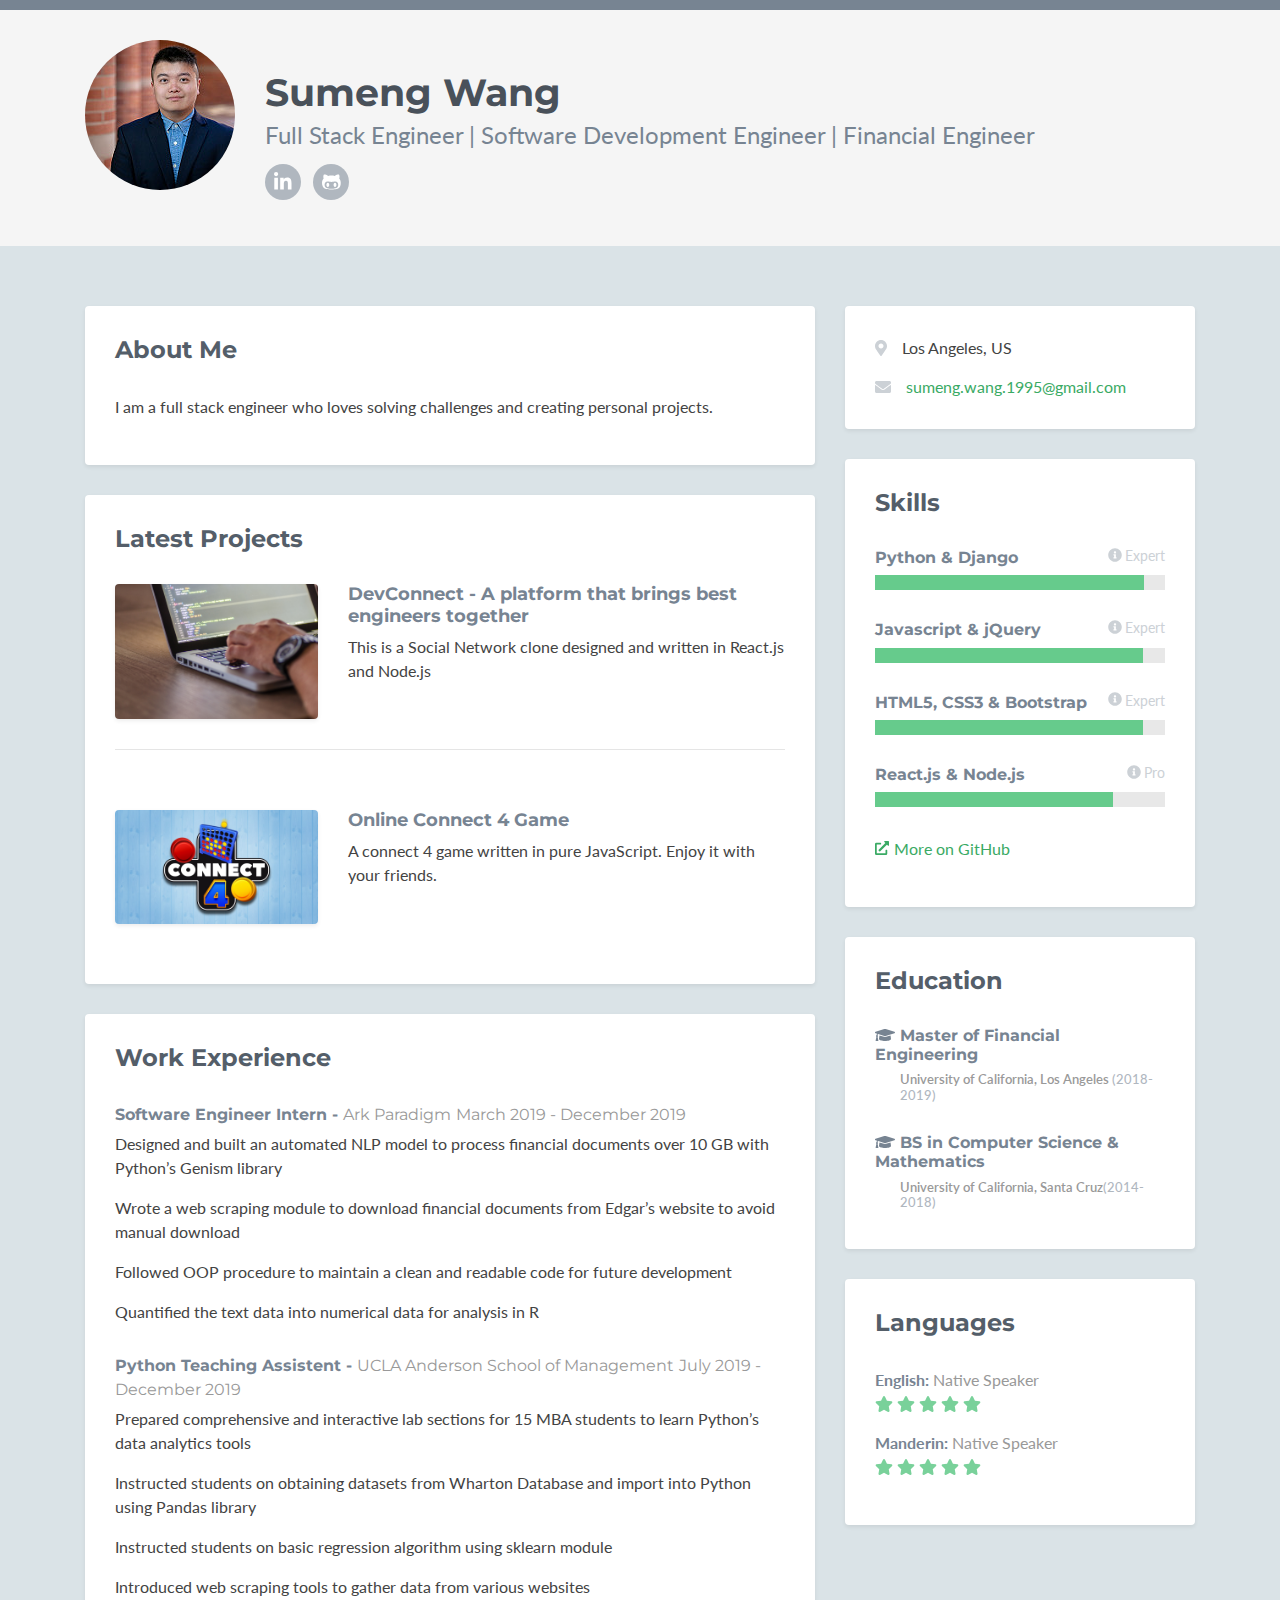
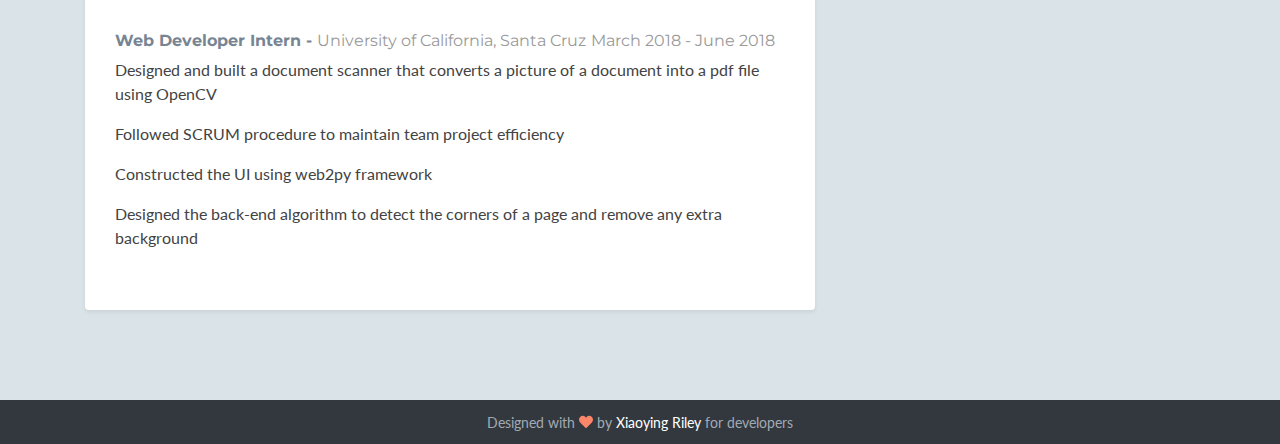
<file: index.html>
<!DOCTYPE html>
<html lang="en">
<head>
    <title>Sumeng Wang Portfolio</title>
    <!-- Meta -->
    <meta charset="utf-8">
    <meta http-equiv="X-UA-Compatible" content="IE=edge">
    <meta name="viewport" content="width=device-width, initial-scale=1.0">
    <meta name="description" content="Bootstrap 4 Portfolio/Resume Theme for Developers">
    <meta name="author" content="Xiaoying Riley at 3rd Wave Media">    
    
    <link href='https://fonts.googleapis.com/css?family=Lato:300,400,300italic,400italic' rel='stylesheet' type='text/css'>
    <link href='https://fonts.googleapis.com/css?family=Montserrat:400,700' rel='stylesheet' type='text/css'> 
    
    <!-- FontAwesome JS -->
    <script defer src="assets/fontawesome/js/all.js"></script>
    
    <!-- Global CSS -->
    <link rel="stylesheet" href="assets/plugins/bootstrap/css/bootstrap.min.css">   
    
    <!-- Theme CSS -->  
    <link id="theme-style" rel="stylesheet" href="assets/css/styles.css">
    
</head> 

<body>
    <!-- ******HEADER****** --> 
    <header class="header">
        <div class="container clearfix">                       
            <img class="profile-image img-fluid float-left rounded-circle" src="assets/images/profile.png" alt="profile image" />
            <div class="profile-content float-left">
                <h1 class="name">Sumeng Wang</h1>
                <h2 class="desc">Full Stack Engineer | Software Development Engineer | Financial Engineer</h2>   
                <ul class="social list-inline">
                    <li class="list-inline-item"><a href="https://www.linkedin.com/in/sumeng-wang/" target='_blank'><i class="fab fa-linkedin-in"></i></a></li>
                    <li class="list-inline-item"><a href="https://github.com/swang666" target = "_blank"><i class="fab fa-github-alt"></i></a></li>                   
                </ul> 
            </div><!--//profile-->             
        </div><!--//container-->
    </header><!--//header-->
    
    <div class="container sections-wrapper">
        <div class="row">
            <div class="primary col-lg-8 col-12">
                <section class="about section">
                    <div class="section-inner shadow-sm rounded">
                        <h2 class="heading">About Me</h2>
                        <div class="content">
                            <p>I am a full stack engineer who loves solving challenges and creating personal projects. </p>
                         
                        </div><!--//content-->
                    </div><!--//section-inner-->                 
                </section><!--//section-->
    
               <section class="latest section">
                    <div class="section-inner shadow-sm rounded">
                        <h2 class="heading">Latest Projects</h2>
                        <div class="content">    
                            <div class="item row">
                                <a class="col-md-4 col-12" href="https://mysterious-everglades-96986.herokuapp.com/" target="_blank">
                                <img class="img-fluid project-image rounded shadow-sm" src="assets/images/projects/project1.jpg" alt="project name" />
                                </a>
                                <div class="desc col-md-8 col-12">
                                    <h3 class="title"><a href="https://mysterious-everglades-96986.herokuapp.com/" target="_blank">DevConnect - A platform that brings best engineers together</a></h3>
                                    <p class="mb-2">This is a Social Network clone designed and written in React.js and Node.js</p>
                                </div><!--//desc-->                          
                            </div><!--//item-->                    
                            
                            <hr class="divider" />
                            <div class="item row">
                                <a class="col-md-4 col-12" href="connect4/connect4.html" target="_blank">
                                <img class="img-fluid project-image rounded shadow-sm" src="assets/images/projects/project2.jpg" alt="project name" />
                                </a>
                                <div class="desc col-md-8 col-12">
                                    <h3 class="title"><a href="connect4/connect4.html" target="_blank">Online Connect 4 Game</a></h3>
                                    <p class="mb-2">A connect 4 game written in pure JavaScript. Enjoy it with your friends.</p>
                                </div><!--//desc-->                          
                            </div><!--//item-->
                            
                        </div><!--//content-->  
                    </div><!--//section-inner-->                
                </section><!--//section-->

                <section class="experience section">
                    <div class="section-inner shadow-sm rounded">
                        <h2 class="heading">Work Experience</h2>
                        <div class="content">
                            <div class="item">
                                <h3 class="title">Software Engineer Intern - <span class="place"><a href="#">Ark Paradigm</a></span> <span class="year">March 2019 - December 2019</span></h3>
                                <p>Designed and built an automated NLP model to process financial documents over 10 GB with Python’s Genism library</p>
                                <p>Wrote a web scraping module to download financial documents from Edgar’s website to avoid manual download</p>
                                <p>Followed OOP procedure to maintain a clean and readable code for future development</p>
                                <p>Quantified the text data into numerical data for analysis in R</p>
                            </div><!--//item-->
                            <div class="item">
                                <h3 class="title">Python Teaching Assistent - <span class="place"><a href="#">UCLA Anderson School of Management</a></span> <span class="year">July 2019 - December 2019</span></h3>
                                <p>Prepared comprehensive and interactive lab sections for 15 MBA students to learn Python’s data analytics tools</p>
                                <p>Instructed students on obtaining datasets from Wharton Database and import into Python using Pandas library</p>
                                <p>Instructed students on basic regression algorithm using sklearn module</p>
                                <p>Introduced web scraping tools to gather data from various websites</p>
                            </div><!--//item-->
                            
                            <div class="item">
                                <h3 class="title">Web Developer Intern - <span class="place"><a href="#">University of California, Santa Cruz</a></span> <span class="year">March 2018 - June 2018</span></h3>
                                <p>Designed and built a document scanner that converts a picture of a document into a pdf file using OpenCV</p>
                                <p>Followed SCRUM procedure to maintain team project efficiency</p>
                                <p>Constructed the UI using web2py framework</p>
                                <p>Designed the back-end algorithm to detect the corners of a page and remove any extra background</p>
                            </div><!--//item-->
                            
                        </div><!--//content-->  
                    </div><!--//section-inner-->                 
                </section><!--//section-->

            </div><!--//primary-->
            <div class="secondary col-lg-4 col-12">
                 <aside class="info aside section">
                    <div class="section-inner shadow-sm rounded">
                        <h2 class="heading sr-only">Basic Information</h2>
                        <div class="content">
                            <ul class="list-unstyled">
                                <li><i class="fas fa-map-marker-alt"></i><span class="sr-only">Location:</span>Los Angeles, US</li>
                                <li><i class="fas fa-envelope"></i><span class="sr-only">Email:</span><a href="#">sumeng.wang.1995@gmail.com</a></li>
                            </ul>
                        </div><!--//content-->  
                    </div><!--//section-inner-->                 
                </aside><!--//aside-->
                
                <aside class="skills aside section">
                    <div class="section-inner shadow-sm rounded">
                        <h2 class="heading">Skills</h2>
                        <div class="content">
                            
                            <div class="skillset">
                               
                                <div class="item">
                                    <h3 class="level-title">Python &amp; Django<span class="level-label" data-toggle="tooltip" data-placement="left" data-animation="true" title="You can use the tooltip to explain more about your skill level..."><i class="fas fa-info-circle"></i>Expert</span></h3>
                                    <div class="level-bar">
                                        <div class="level-bar-inner" data-level="96%">
                                        </div>                                      
                                    </div><!--//level-bar-->                                 
                                </div><!--//item-->
                                
                                <div class="item">
                                    <h3 class="level-title">Javascript &amp; jQuery<span class="level-label" data-toggle="tooltip" data-placement="left" data-animation="true" title="You can use the tooltip to explain more about your skill level..."><i class="fas fa-info-circle"></i>Expert</span></h3>
                                    <div class="level-bar">
                                        <div class="level-bar-inner" data-level="96%">
                                        </div>                                      
                                    </div><!--//level-bar-->                                 
                                </div><!--//item-->
                                
                                <div class="item">
                                    <h3 class="level-title">HTML5, CSS3 &amp; Bootstrap <span class="level-label" data-toggle="tooltip" data-placement="left" data-animation="true" title="You can use the tooltip to explain more about your skill level..."><i class="fas fa-info-circle"></i>Expert</span></h3>
                                    <div class="level-bar">
                                        <div class="level-bar-inner" data-level="96%">
                                        </div>                                      
                                    </div><!--//level-bar-->                                 
                                </div><!--//item-->
                                
                                <div class="item">
                                    <h3 class="level-title">React.js &amp; Node.js<span class="level-label" data-toggle="tooltip" data-placement="left" data-animation="true" title="You can use the tooltip to explain more about your skill level..."><i class="fas fa-info-circle"></i>Pro</span></h3>
                                    <div class="level-bar">
                                        <div class="level-bar-inner" data-level="85%">
                                        </div>                                      
                                    </div><!--//level-bar-->                                 
                                </div><!--//item-->
                                
                                <p><a class="more-link" href="https://github.com/swang666"><i class="fas fa-external-link-alt"></i>More on GitHub</a></p> 
                            </div>              
                        </div><!--//content-->  
                    </div><!--//section-inner-->                 
                </aside><!--//section-->
                
                <aside class="education aside section">
                    <div class="section-inner shadow-sm rounded">
                        <h2 class="heading">Education</h2>
                        <div class="content">
                            <div class="item">                      
                                <h3 class="title"><i class="fas fa-graduation-cap"></i> Master of Financial Engineering</h3>
                                <h4 class="university">University of California, Los Angeles <span class="year">(2018-2019)</span></h4>
                            </div><!--//item-->
                            <div class="item">
                                <h3 class="title"><i class="fas fa-graduation-cap"></i> BS in Computer Science &amp; Mathematics</h3>
                                <h4 class="university">University of California, Santa Cruz<span class="year">(2014-2018)</span></h4>
                            </div><!--//item-->
                        </div><!--//content-->
                    </div><!--//section-inner-->
                </aside><!--//section-->
                            
                <aside class="languages aside section">
                    <div class="section-inner shadow-sm rounded">
                        <h2 class="heading">Languages</h2>
                        <div class="content">
                            <ul class="list-unstyled">
                                <li class="item">
                                    <span class="title"><strong>English:</strong></span>
                                    <span class="level">Native Speaker <br class="visible-xs"/><i class="fas fa-star"></i> <i class="fas fa-star"></i> <i class="fas fa-star"></i> <i class="fas fa-star"></i> <i class="fas fa-star"></i> </span>
                                </li><!--//item-->
                                <li class="item">
                                    <span class="title"><strong>Manderin:</strong></span>
                                    <span class="level">Native Speaker <br class="visible-sm visible-xs"/><i class="fas fa-star"></i> <i class="fas fa-star"></i> <i class="fas fa-star"></i> <i class="fas fa-star"></i> <i class="fas fa-star"></i></i></span>
                                </li><!--//item-->
                            </ul>
                        </div><!--//content-->
                    </div><!--//section-inner-->
                </aside><!--//section-->
            
              
            </div><!--//secondary-->    
        </div><!--//row-->
    </div><!--//masonry-->
    
    <!-- ******FOOTER****** --> 
    <footer class="footer">
        <div class="container text-center">
                <!--/* This template is free as long as you keep the attribution link below. Thank you for your support. :) If you'd like to use the template without the attribution, you can buy the commercial license via our website: themes.3rdwavemedia.com */-->
                <small class="copyright">Designed with <i class="fas fa-heart"></i> by <a href="https://themes.3rdwavemedia.com" target="_blank">Xiaoying Riley</a> for developers</small>
        </div><!--//container-->
    </footer><!--//footer-->
 
    <!-- Javascript -->          
    <script type="text/javascript" src="assets/plugins/jquery-3.4.1.min.js"></script>
    <script type="text/javascript" src="assets/plugins/popper.min.js"></script> 
    <script type="text/javascript" src="assets/plugins/bootstrap/js/bootstrap.min.js"></script>    
    <script type="text/javascript" src="assets/plugins/jquery-rss/dist/jquery.rss.min.js"></script> 
    <!-- custom js -->
    <script type="text/javascript" src="assets/js/main.js"></script>            
</body>
</html>
</file>
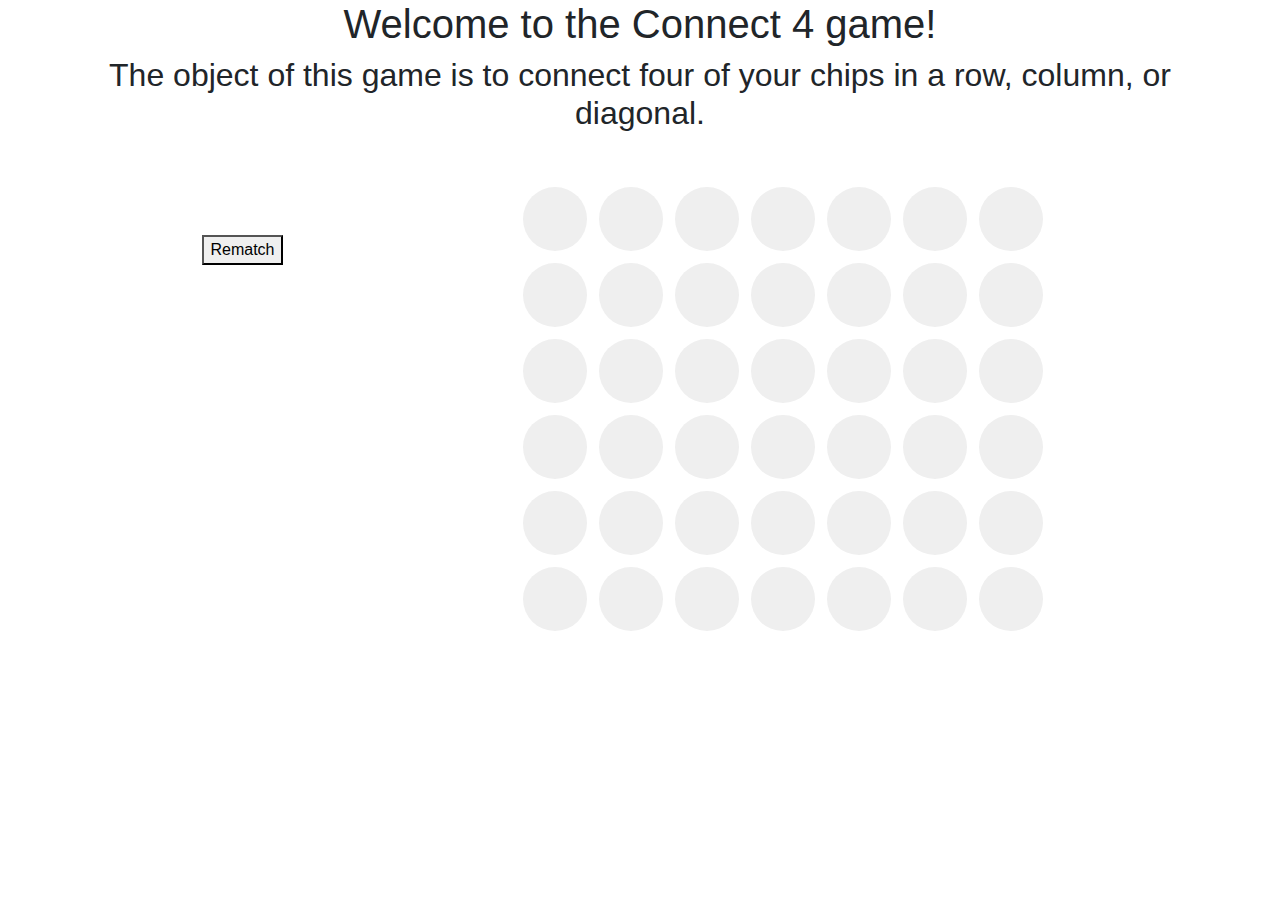
<file: connect4/connect4.html>
<!doctype html>
<html lang="en">
  <head>
    <!-- Required meta tags -->
    <meta charset="utf-8">
    <meta name="viewport" content="width=device-width, initial-scale=1, shrink-to-fit=no">

    <!-- Bootstrap CSS -->
    <link rel="stylesheet" href="https://stackpath.bootstrapcdn.com/bootstrap/4.5.2/css/bootstrap.min.css" integrity="sha384-JcKb8q3iqJ61gNV9KGb8thSsNjpSL0n8PARn9HuZOnIxN0hoP+VmmDGMN5t9UJ0Z" crossorigin="anonymous">

    <link rel="stylesheet" href="connect4.css">

    <title>Connect4</title>
  </head>
  <body>
    <div class = "container" align = "center">
        <h1>Welcome to the Connect 4 game!</h1>
        <h2>The object of this game is to connect four of your chips in a row, column, or diagonal.</h2>
        <div class = "row">
            <div class = "col-3">
                <table class = "score">
                    <tr>
                        <td id = player1></td>
                        <td id = score1></td>
                    </tr>
                    <tr>
                        <td id = player2></td>
                        <td id = score2></td>
                    </tr>
                </table>
                <button id = "rematch" type = "button">Rematch</button>
                <h2 id="result"></h2>
            </div>
            <div class = "col-9">

                <table class = "board">
                        <tr>
                            <td><button type = "button"></button></td>
                            <td><button type = "button"></button></td>
                            <td><button type = "button"></button></td>
                            <td><button type = "button"></button></td>
                            <td><button type = "button"></button></td>
                            <td><button type = "button"></button></td>
                            <td><button type = "button"></button></td>
                        </tr>
                        <tr>
                            <td><button type = "button"></button></td>
                            <td><button type = "button"></button></td>
                            <td><button type = "button"></button></td>
                            <td><button type = "button"></button></td>
                            <td><button type = "button"></button></td>
                            <td><button type = "button"></button></td>
                            <td><button type = "button"></button></td>
                        </tr>
                        <tr>
                            <td><button type = "button"></button></td>
                            <td><button type = "button"></button></td>
                            <td><button type = "button"></button></td>
                            <td><button type = "button"></button></td>
                            <td><button type = "button"></button></td>
                            <td><button type = "button"></button></td>
                            <td><button type = "button"></button></td>
                        </tr>
                        <tr>
                            <td><button type = "button"></button></td>
                            <td><button type = "button"></button></td>
                            <td><button type = "button"></button></td>
                            <td><button type = "button"></button></td>
                            <td><button type = "button"></button></td>
                            <td><button type = "button"></button></td>
                            <td><button type = "button"></button></td>
                        </tr>
                        <tr>
                            <td><button type = "button"></button></td>
                            <td><button type = "button"></button></td>
                            <td><button type = "button"></button></td>
                            <td><button type = "button"></button></td>
                            <td><button type = "button"></button></td>
                            <td><button type = "button"></button></td>
                            <td><button type = "button"></button></td>
                        </tr>
                        <tr>
                            <td><button type = "button"></button></td>
                            <td><button type = "button"></button></td>
                            <td><button type = "button"></button></td>
                            <td><button type = "button"></button></td>
                            <td><button type = "button"></button></td>
                            <td><button type = "button"></button></td>
                            <td><button type = "button"></button></td>
                        </tr>
                </table>
            </div>
        </div>
        
    </div>
    

    <!-- Optional JavaScript -->
    <!-- jQuery first, then Popper.js, then Bootstrap JS -->
    <script src="https://code.jquery.com/jquery-3.5.1.slim.min.js" integrity="sha384-DfXdz2htPH0lsSSs5nCTpuj/zy4C+OGpamoFVy38MVBnE+IbbVYUew+OrCXaRkfj" crossorigin="anonymous"></script>
    <script src="https://cdn.jsdelivr.net/npm/popper.js@1.16.1/dist/umd/popper.min.js" integrity="sha384-9/reFTGAW83EW2RDu2S0VKaIzap3H66lZH81PoYlFhbGU+6BZp6G7niu735Sk7lN" crossorigin="anonymous"></script>
    <script src="https://stackpath.bootstrapcdn.com/bootstrap/4.5.2/js/bootstrap.min.js" integrity="sha384-B4gt1jrGC7Jh4AgTPSdUtOBvfO8shuf57BaghqFfPlYxofvL8/KUEfYiJOMMV+rV" crossorigin="anonymous"></script>
    <script src="connect4.js"></script>
  </body>
</html>
</file>
<file: assets/css/styles.css>
/*!   
 * Template Name: Developer - Portfolio Landing Page Template for Developers
 * Version: 2.3
 * Author: Xiaoying Riley
 * Twitter: @3rdwave_themes
 * Copyright: 3rd Wave Media Ltd.
 * Website: https://themes.3rdwavemedia.com/
*/
body {
  font-family: 'Lato', arial, sans-serif;
  color: #434343;
  background: #DAE3E7;
  font-size: 16px;
  -webkit-font-smoothing: antialiased;
  -moz-osx-font-smoothing: grayscale;
}

h1, h2, h3, h4, h5, h6 {
  font-family: 'Montserrat', sans-serif;
  font-weight: 700;
  color: #778492;
}

a {
  color: #3AAA64;
  -webkit-transition: all 0.4s ease-in-out;
  -moz-transition: all 0.4s ease-in-out;
  -ms-transition: all 0.4s ease-in-out;
  -o-transition: all 0.4s ease-in-out;
}

a:hover {
  text-decoration: underline;
  color: #5f6b77;
  color: #2d844e;
}

a:focus {
  text-decoration: none;
}

.btn, a.btn {
  -webkit-transition: all 0.4s ease-in-out;
  -moz-transition: all 0.4s ease-in-out;
  -ms-transition: all 0.4s ease-in-out;
  -o-transition: all 0.4s ease-in-out;
  font-family: 'Montserrat', arial, sans-serif;
  padding: 8px 16px;
  font-weight: bold;
}

.btn .svg-inline--fa, a.btn .svg-inline--fa {
  margin-right: 5px;
  position: relative;
  top: -2px;
}

.btn:focus, a.btn:focus {
  color: #fff;
  -webkit-box-shadow: none;
  -moz-box-shadow: none;
  box-shadow: none;
}

a.btn-cta-primary, .btn-cta-primary {
  background: #54ba4e;
  border: 1px solid #54ba4e;
  color: #fff;
  font-weight: 600;
  text-transform: uppercase;
}

a.btn-cta-primary:hover, .btn-cta-primary:hover {
  background: #49ac43;
  border: 1px solid #49ac43;
  color: #fff;
}

a.btn-cta-secondary, .btn-cta-secondary {
  background: #479FC8;
  border: 1px solid #479FC8;
  color: #fff;
  font-weight: 600;
  text-transform: uppercase;
}

a.btn-cta-secondary:hover, a.btn-cta-secondary:not(:disabled):not(.disabled):active:focus, .btn-cta-secondary:hover, .btn-cta-secondary:not(:disabled):not(.disabled):active:focus {
  background: #3893bd;
  border: 1px solid #3893bd;
  color: #fff;
  -webkit-box-shadow: none;
  -moz-box-shadow: none;
  box-shadow: none;
}

.text-highlight {
  color: #32383e;
}

.badge-theme {
  background: #3AAA64;
  font-size: 12px;
  color: #fff;
  -webkit-border-radius: 2px;
  -moz-border-radius: 2px;
  -ms-border-radius: 2px;
  -o-border-radius: 2px;
  border-radius: 2px;
  -moz-background-clip: padding;
  -webkit-background-clip: padding-box;
  background-clip: padding-box;
}

a.dotted-link {
  border-bottom: 1px dotted #778492;
  color: #778492;
}

a.dotted-link:hover {
  text-decoration: none;
  color: #49515a;
}

/* ======= Header ======= */
.header {
  padding: 30px 0;
  background: #f5f5f5;
  border-top: 10px solid #778492;
}

.header .btn {
  margin-top: 60px;
  font-weight: bold;
}

.header .profile-image {
  margin-right: 30px;
}

.header .profile-content .name {
  color: #49515a;
  font-size: 38px;
  margin-bottom: 5px;
  margin-top: 30px;
}

.header .profile-content .desc {
  color: #778492;
  font-family: "Lato", arial, sans-serif;
  font-weight: 400;
  font-size: 24px;
  margin-top: 0;
  margin-bottom: 15px;
}

.header .profile-content .social a {
  background: #b0b7bf;
  width: 36px;
  height: 36px;
  display: inline-block;
  -webkit-border-radius: 50%;
  -moz-border-radius: 50%;
  -ms-border-radius: 50%;
  -o-border-radius: 50%;
  border-radius: 50%;
  -moz-background-clip: padding;
  -webkit-background-clip: padding-box;
  background-clip: padding-box;
  color: #fff;
  text-align: center;
}

.header .profile-content .social a:hover {
  background: #778492;
}

.header .profile-content .social a .svg-inline--fa {
  font-size: 20px;
  margin-top: 8px;
}

/* ======= Sections======= */
.sections-wrapper {
  padding-top: 60px;
  padding-bottom: 60px;
}

.section {
  margin-bottom: 30px;
}

.section .section-inner {
  background: #fff;
  padding: 30px;
}

.section .heading {
  margin-top: 0;
  margin-bottom: 30px;
  color: #545e69;
  font-size: 24px;
}

.section .content .more-link .svg-inline--fa {
  margin-right: 5px;
  font-size: 14px;
  position: relative;
  top: -2px;
}

/* About Section */
/* Latest Section */
.latest .item {
  margin-bottom: 30px;
}

.latest .item .title {
  font-size: 18px;
  margin-top: 0;
}

.latest .item .title .label {
  margin-left: 5px;
  font-size: 12px;
}

.latest .item .title a {
  color: #778492;
}

.latest .item .title a:hover {
  color: #5f6b77;
}

.latest .item .project-image:hover {
  -webkit-opacity: 0.8;
  -moz-opacity: 0.8;
  opacity: 0.8;
}

.latest .divider {
  margin-bottom: 60px;
}

.latest .featured {
  margin-bottom: 60px;
}

.latest .featured .title {
  font-size: 20px;
  margin-bottom: 5px;
  font-size: 20px;
}

.latest .featured .summary {
  margin-bottom: 30px;
  color: #778492;
}

.latest .featured img {
  margin-bottom: 30px;
}

.latest .featured .desc {
  margin-bottom: 30px;
}

.latest .has-ribbon {
  position: relative;
  display: inline-block;
}

.latest .has-ribbon .text {
  background: #3AAA64;
  color: #fff;
}

.latest .has-ribbon .ribbon {
  position: absolute;
  top: -4px;
  right: -4px;
  width: 110px;
  height: 110px;
  overflow: hidden;
}

.latest .has-ribbon .ribbon .text {
  font-family: 'Montserrat', sans-serif;
  position: relative;
  left: -8px;
  top: 18px;
  width: 158px;
  padding: 10px 10px;
  font-size: 15px;
  font-weight: bold;
  text-align: center;
  text-transform: uppercase;
  color: #fff;
  background-color: #479FC8;
  -webkit-transform: rotate(45deg) translate3d(0, 0, 0);
  -moz-transform: rotate(45deg) translate3d(0, 0, 0);
  -ms-transform: rotate(45deg) translate3d(0, 0, 0);
  -o-transform: rotate(45deg) translate3d(0, 0, 0);
}

.latest .has-ribbon .ribbon .text:before, .latest .has-ribbon .ribbon .text:after {
  content: '';
  position: absolute;
  bottom: -5px;
  border-top: 5px solid #276582;
  border-left: 5px solid transparent;
  border-right: 5px solid transparent;
}

.latest .has-ribbon .ribbon .text:before {
  left: 0;
}

.latest .has-ribbon .ribbon .text:after {
  right: 0;
}

/* Projects Section */
.projects .item {
  margin-bottom: 30px;
}

.projects .item .title {
  font-size: 16px;
  margin-top: 0;
  margin-bottom: 5px;
  line-height: 1.5;
}

.projects .item .title a {
  color: #778492;
}

.projects .item .title a:hover {
  color: #5f6b77;
}

/* Work Section */
.experience .item {
  margin-bottom: 30px;
}

.experience .item .title {
  font-size: 16px;
  margin-top: 0;
  margin-bottom: 5px;
  line-height: 1.5;
}

.experience .item .title .place {
  color: #999;
  font-weight: normal;
}

.experience .item .title .place a {
  color: #999;
}

.experience .item .title .place a:hover {
  color: #666666;
}

.experience .item .title .year {
  color: #999;
  font-weight: normal;
}

/* Git section */
.github-graph {
  margin-bottom: 30px;
}

.github-graph .js-calendar-graph-svg {
  max-width: 100%;
}

.github-graph h2 {
  font-size: 18px;
}

.ghfeed {
  height: 500px;
}

.ghfeed,
.ghfeed *,
.ghfeed *:before,
.ghfeed *:after {
  -webkit-box-sizing: content-box;
  -moz-box-sizing: content-box;
  box-sizing: content-box;
}

/* Info Section */
.info .svg-inline--fa {
  margin-right: 15px;
  color: #ccd1d6;
}

.info .svg-inline--fa.fa-envelope-o {
  font-size: 14px;
}

.info ul {
  margin-bottom: 0;
}

.info li {
  margin-bottom: 15px;
}

.info li:last-child {
  margin-bottom: 0;
}

/* Skills Section */
.skills .intro {
  margin-bottom: 30px;
}

.skills .skillset .item {
  margin-bottom: 30px;
}

.skills .skillset .level-title {
  font-size: 16px;
  position: relative;
  margin-top: 0;
  margin-bottom: 10;
}

.skills .skillset .level-title .level-label {
  color: #ccd1d6;
  font-size: 14px;
  font-weight: 400;
  font-family: "Lato", arial, sans-serif;
  position: absolute;
  right: 0;
  top: 0;
}

.skills .skillset .level-bar {
  height: 15px;
  background: #e8e8e8;
}

.skills .skillset .level-bar-inner {
  height: 15px;
  background: #66cb8c;
}

.skills .svg-inline--fa {
  margin-right: 3px;
  position: relative;
  top: -1px;
}

/* Testimonials section */
.testimonials .item {
  margin-bottom: 30px;
}

.testimonials .item:last-child {
  margin-bottom: 0;
}

.testimonials .item .quote {
  color: #666;
  font-size: 16px;
  border-left: 5px solid #9fdeb7;
  padding: 5px 15px;
  margin-bottom: 15px;
}

.testimonials .item .quote p {
  margin-bottom: 0;
}

.testimonials .item .quote .svg-inline--fa {
  color: #79d19a;
  margin-right: 15px;
}

.testimonials .item .source {
  font-size: 14px;
  padding-left: 20px;
  font-weight: 500;
}

.testimonials .item .source .name {
  color: #939ea9;
  font-weight: 600;
}

.testimonials .item .source .title {
  color: #999;
}

/* Education section */
.education .item {
  margin-bottom: 30px;
}

.education .item:last-child {
  margin-bottom: 0;
}

.education .item .title {
  font-size: 16px;
  margin-top: 0;
}

.education .item .university {
  font-family: "Lato", arial, sans-serif;
  font-size: 13px;
  color: #999;
  font-weight: 600;
  padding-left: 25px;
}

.education .item .university .year {
  color: #b0b7bf;
  font-weight: 500;
}

/* Language Section */
.languages .item {
  margin-bottom: 15px;
}

.languages .item .title {
  color: #778492;
}

.languages .item .level {
  color: #999;
}

.languages .item:last-child {
  margin-bottom: 0;
}

.languages .item .svg-inline--fa {
  color: #79d19a;
}

/* Blog Section */
.blog .item {
  margin-bottom: 30px;
}

.blog .item .title {
  font-size: 18px;
  line-height: 1.3;
}

.blog .item .title a {
  color: #778492;
}

.blog .item .title a:hover {
  color: #5f6b77;
}

.blog .item p {
  margin-bottom: 5px;
}

.blog .item:last-child {
  margin-bottom: 0;
}

/* List section */
.list ul li {
  margin-bottom: 10px;
}

.list ul li .svg-inline--fa {
  margin-right: 5px;
}

.list ul li a {
  color: #778492;
}

.list ul li a:hover {
  color: #49515a;
}

/* Credits */
.credits ul li {
  margin-bottom: 10px;
}

.credits ul li .svg-inline--fa {
  margin-right: 5px;
  position: relative;
  top: -2px;
}

.credits ul li a {
  color: #778492;
}

.credits ul li a .svg-inline--fa {
  color: #b0b7bf;
}

.credits ul li a:hover {
  color: #49515a;
}

.credits .btn {
  margin-bottom: 15px;
}

.aside .subheading {
  font-size: 18px;
  color: #545e69;
}

/* ======= Footer ======= */
.footer {
  background: #32383e;
  color: #fff;
  padding: 10px 0;
}

.footer .copyright {
  line-height: 1.6;
  color: #a1aab4;
  font-size: 14px;
}

.footer a {
  color: #fff;
}

.footer .fa-heart {
  color: #fb866a;
}

@media (max-width: 767.98px) {
  .header {
    text-align: center;
  }
  .header .profile-image {
    float: none !important;
    margin: 0 auto;
  }
  .header .profile-content {
    float: none !important;
    text-align: center;
  }
  .header .btn {
    margin-top: 30px;
    float: none !important;
  }
  .project-image {
    margin-bottom: 15px;
  }
}

@media (min-width: 1400px) {
  .container {
    width: 1360px;
    max-width: inherit;
  }
}
</file>
<file: connect4/connect4.css>
.board button{
    color: gray;
    border: none;
    padding: 32px;
    border-radius: 50%;
    margin: 5px;
}

table{
    margin-top: 40px;
    border-spacing: 10px;
}

#rematch{
    margin-top: 50px;
    margin-left: 60px;
}

table.score{
    font-size: 30px;
}
</file>
